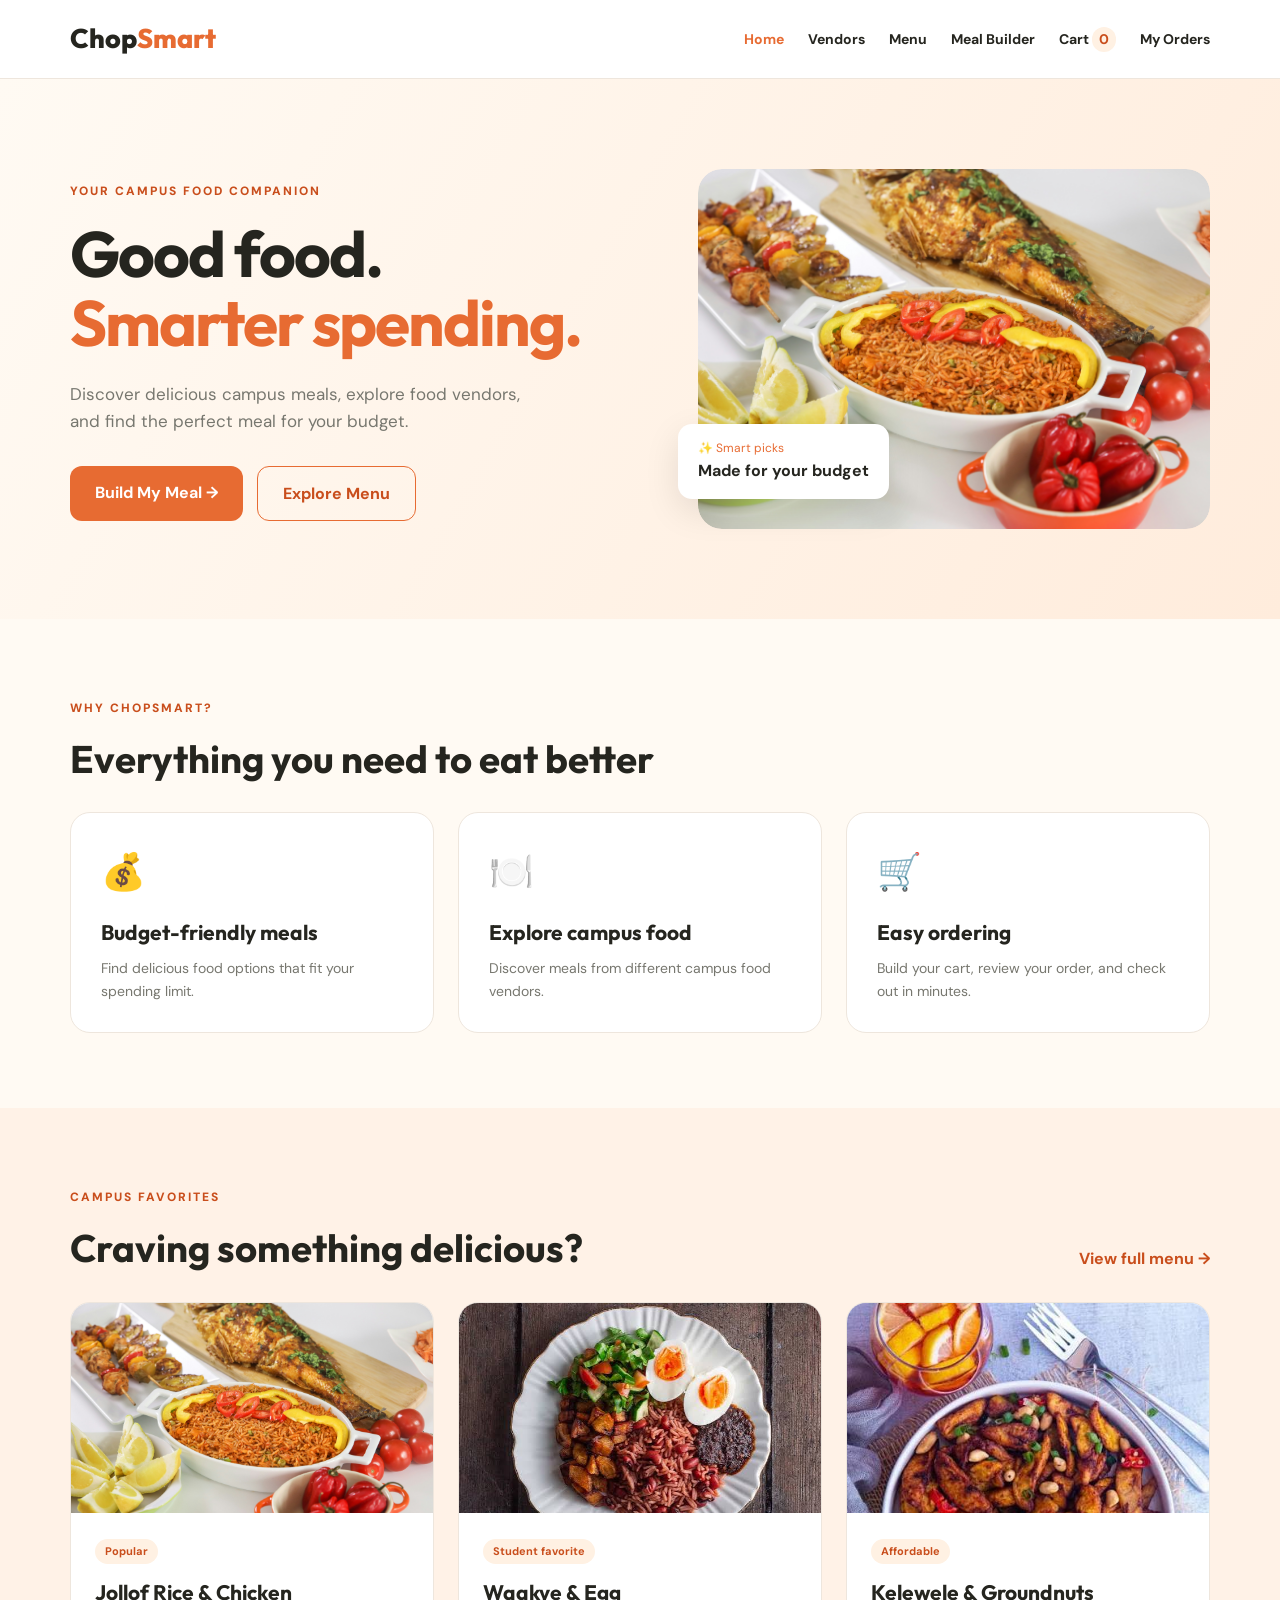
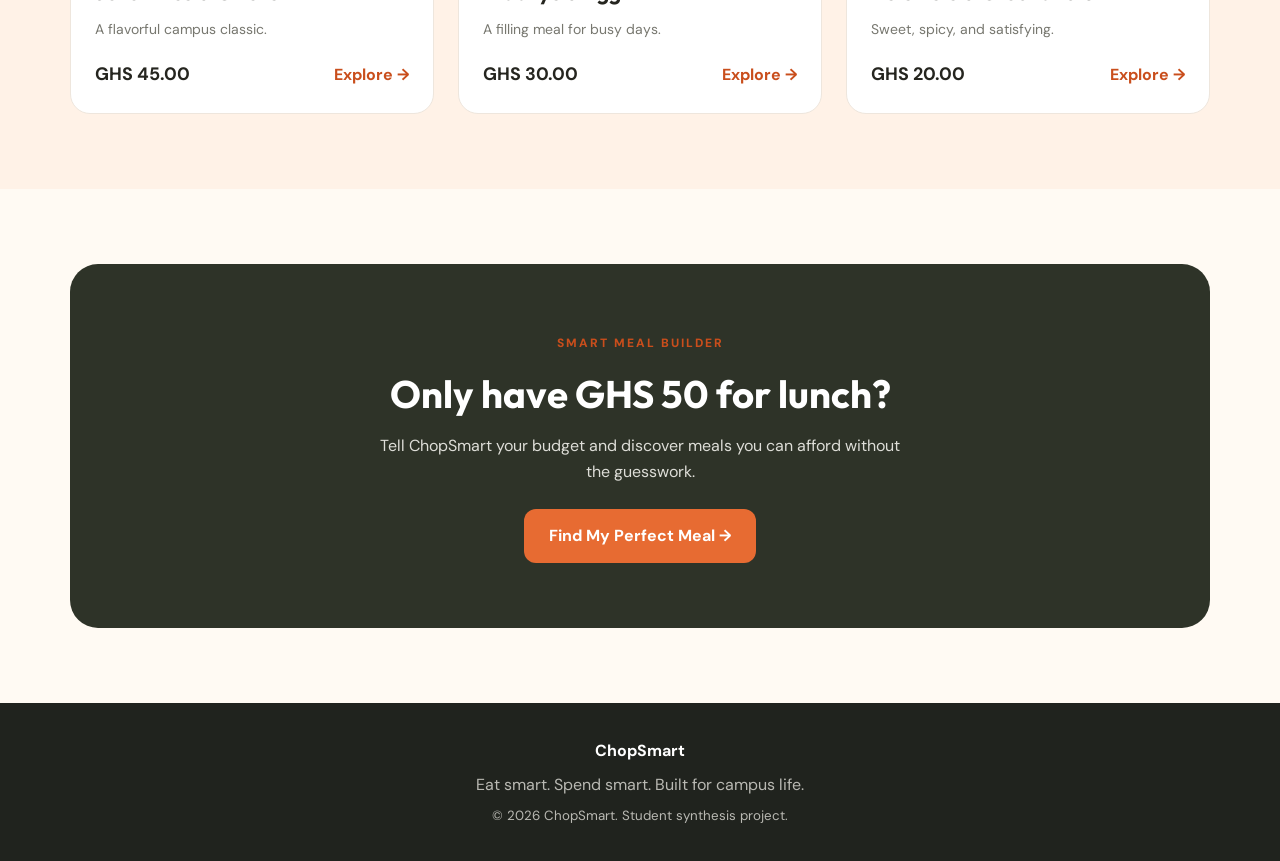
<file: index.html>
<!DOCTYPE html>
<html lang="en">
<head>
    <meta charset="UTF-8">
    <meta name="viewport" content="width=device-width, initial-scale=1.0">

    <title>ChopSmart | Eat Smart. Spend Smart.</title>

    <link rel="stylesheet" href="css/style.css">

    <script src="js/data.js" defer></script>
    <script src="js/main.js" defer></script>
</head>

<body>

    <!-- ======================================
         NAVIGATION
    ====================================== -->

    <header class="site-header">
        <nav class="navbar container" aria-label="Main navigation">

            <a href="index.html" class="logo">
                Chop<span>Smart</span>
            </a>

            <button
                class="menu-toggle"
                type="button"
                aria-label="Toggle navigation"
                aria-expanded="false"
            >
                ☰
            </button>

            <ul class="nav-links">
                <li>
                    <a href="index.html" class="active">Home</a>
                </li>
                <li>
                    <a href="vendors.html">Vendors</a>
                </li>
                <li>
                    <a href="menu.html">Menu</a>
                </li>
                <li>
                    <a href="menu-builder.html">Meal Builder</a>
                </li>
                <li>
                    <a href="cart.html">
                        Cart <span class="cart-count">0</span>
                    </a>
                </li>
                <li>
                    <a href="orders.html">My Orders</a>
                </li>
            </ul>

        </nav>
    </header>


    <main>

        <!-- ======================================
             HERO SECTION
        ====================================== -->

        <section class="hero">
            <div class="container hero-content">

                <div class="hero-text">

                    <span class="eyebrow">
                        YOUR CAMPUS FOOD COMPANION
                    </span>

                    <h1>
                        Good food.<br>
                        <span>Smarter spending.</span>
                    </h1>

                    <p>
                        Discover delicious campus meals,
                        explore food vendors, and find the
                        perfect meal for your budget.
                    </p>

                    <div class="hero-actions">

                        <a
                            href="menu-builder.html"
                            class="btn btn-primary"
                        >
                            Build My Meal →
                        </a>

                        <a
                            href="menu.html"
                            class="btn btn-outline"
                        >
                            Explore Menu
                        </a>

                    </div>
                </div>


                <!-- HERO FOOD PHOTOGRAPH -->

                <div
                    class="hero-visual"
                    aria-label="Featured Ghanaian meal"
                >

                    <div class="hero-food-photo">

                        <img
                            src="images/jollof-chicken.jpg"
                            alt="Delicious Jollof Rice and Chicken"
                            class="hero-image"
                        >

                    </div>

                    <div class="floating-label">
                        <span>✨ Smart picks</span>
                        <strong>Made for your budget</strong>
                    </div>

                </div>

            </div>
        </section>


        <!-- ======================================
             WHY CHOPSMART
        ====================================== -->

        <section class="section container">

            <div class="section-heading">
                <div>
                    <span class="eyebrow">
                        WHY CHOPSMART?
                    </span>

                    <h2>
                        Everything you need to eat better
                    </h2>
                </div>
            </div>


            <div class="feature-grid">

                <article class="feature-card">

                    <div class="feature-icon">💰</div>

                    <h3>Budget-friendly meals</h3>

                    <p>
                        Find delicious food options that
                        fit your spending limit.
                    </p>

                </article>


                <article class="feature-card">

                    <div class="feature-icon">🍽️</div>

                    <h3>Explore campus food</h3>

                    <p>
                        Discover meals from different
                        campus food vendors.
                    </p>

                </article>


                <article class="feature-card">

                    <div class="feature-icon">🛒</div>

                    <h3>Easy ordering</h3>

                    <p>
                        Build your cart, review your order,
                        and check out in minutes.
                    </p>

                </article>

            </div>

        </section>


        <!-- ======================================
             FEATURED CAMPUS MEALS
        ====================================== -->

        <section class="section section-soft">

            <div class="container">

                <div class="section-heading">

                    <div>
                        <span class="eyebrow">
                            CAMPUS FAVORITES
                        </span>

                        <h2>
                            Craving something delicious?
                        </h2>
                    </div>

                    <a href="menu.html" class="text-link">
                        View full menu →
                    </a>

                </div>


                <div class="meal-grid">

                    <!-- FEATURED MEAL 1 -->

                    <article class="meal-card">

                        <div class="meal-art">

                            <img
                                src="images/jollof-chicken.jpg"
                                alt="Jollof Rice and Chicken"
                                class="food-photo"
                                loading="lazy"
                            >

                        </div>

                        <div class="meal-details">

                            <span class="meal-tag">
                                Popular
                            </span>

                            <h3>Jollof Rice & Chicken</h3>

                            <p>
                                A flavorful campus classic.
                            </p>

                            <div class="meal-bottom">

                                <strong>GHS 45.00</strong>

                                <a
                                    href="menu.html?vendor=2"
                                    class="small-btn"
                                >
                                    Explore →
                                </a>

                            </div>

                        </div>

                    </article>


                    <!-- FEATURED MEAL 2 -->

                    <article class="meal-card">

                        <div class="meal-art">

                            <img
                                src="images/waakye.jpg"
                                alt="Waakye served with Egg"
                                class="food-photo"
                                loading="lazy"
                            >

                        </div>

                        <div class="meal-details">

                            <span class="meal-tag">
                                Student favorite
                            </span>

                            <h3>Waakye & Egg</h3>

                            <p>
                                A filling meal for busy days.
                            </p>

                            <div class="meal-bottom">

                                <strong>GHS 30.00</strong>

                                <a
                                    href="menu.html?vendor=1"
                                    class="small-btn"
                                >
                                    Explore →
                                </a>

                            </div>

                        </div>

                    </article>


                    <!-- FEATURED MEAL 3 -->

                    <article class="meal-card">

                        <div class="meal-art">

                            <img
                                src="images/kelewele.jpg"
                                alt="Spicy Kelewele and Groundnuts"
                                class="food-photo"
                                loading="lazy"
                            >

                        </div>

                        <div class="meal-details">

                            <span class="meal-tag">
                                Affordable
                            </span>

                            <h3>Kelewele & Groundnuts</h3>

                            <p>
                                Sweet, spicy, and satisfying.
                            </p>

                            <div class="meal-bottom">

                                <strong>GHS 20.00</strong>

                                <a
                                    href="menu.html?vendor=3"
                                    class="small-btn"
                                >
                                    Explore →
                                </a>

                            </div>

                        </div>

                    </article>

                </div>

            </div>

        </section>


        <!-- ======================================
             SMART MEAL BUILDER CTA
        ====================================== -->

        <section class="section container">

            <div class="cta-panel">

                <span class="eyebrow">
                    SMART MEAL BUILDER
                </span>

                <h2>
                    Only have GHS 50 for lunch?
                </h2>

                <p>
                    Tell ChopSmart your budget and discover
                    meals you can afford without the guesswork.
                </p>

                <a
                    href="menu-builder.html"
                    class="btn btn-primary"
                >
                    Find My Perfect Meal →
                </a>

            </div>

        </section>

    </main>


    <!-- ======================================
         FOOTER
    ====================================== -->

    <footer class="site-footer">

        <div class="container footer-content">

            <strong>ChopSmart</strong>

            <p>
                Eat smart. Spend smart.
                Built for campus life.
            </p>

            <small>
                © 2026 ChopSmart.
                Student synthesis project.
            </small>

        </div>

    </footer>

</body>
</html>
</file>
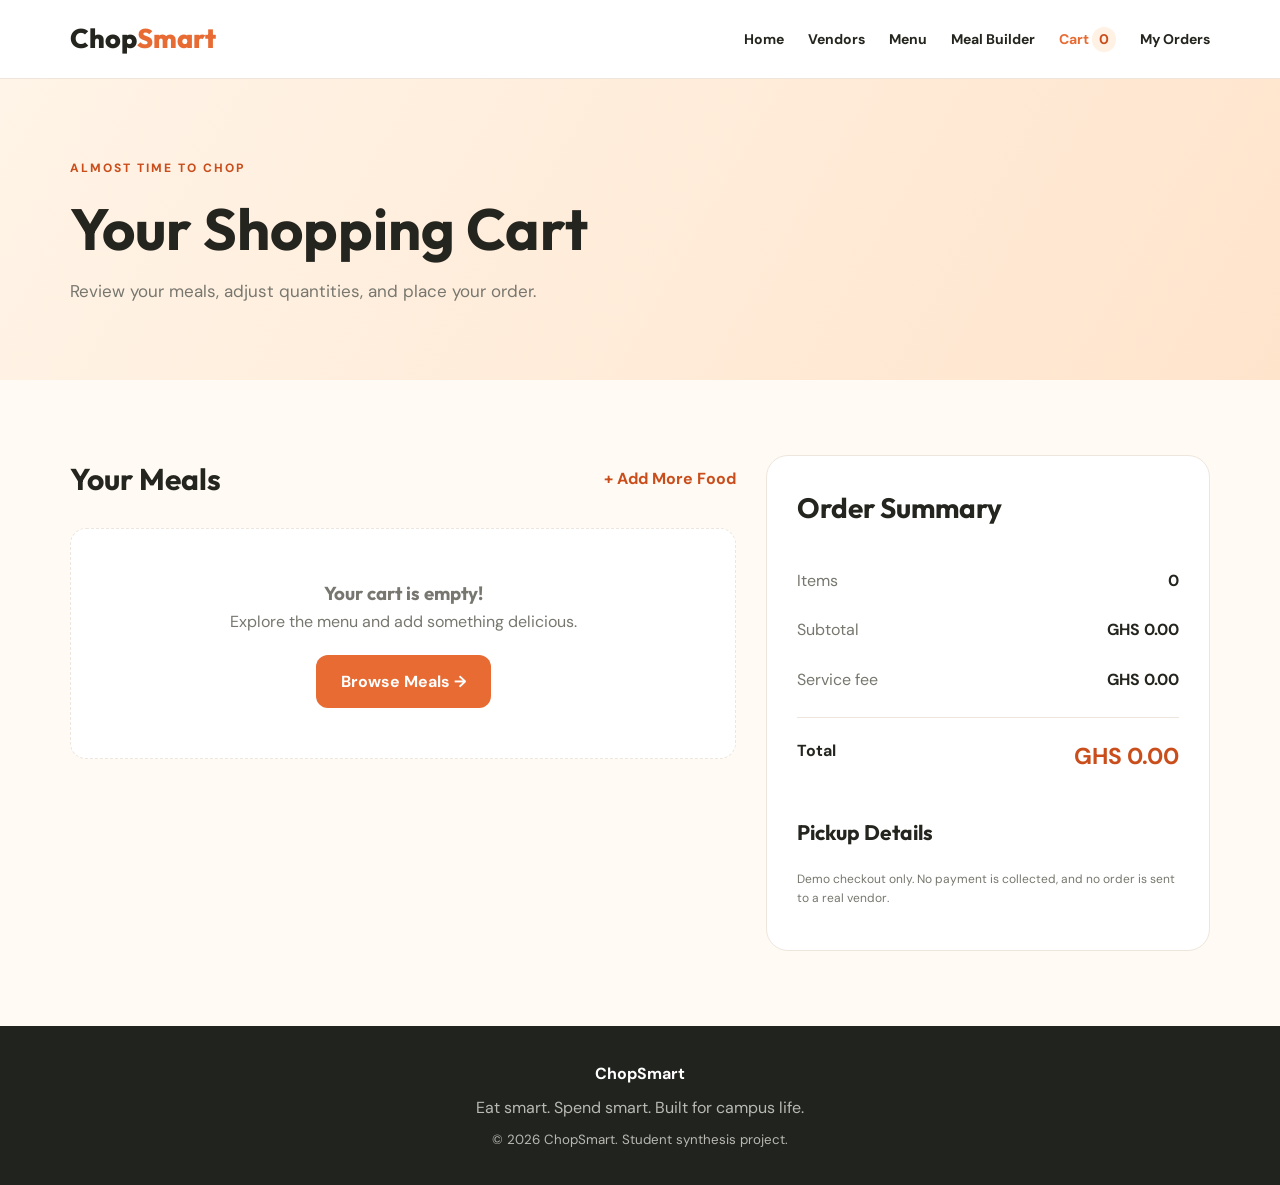
<file: cart.html>
<!DOCTYPE html>
<html lang="en">
<head>
    <meta charset="UTF-8">
    <meta name="viewport" content="width=device-width, initial-scale=1.0">
    <title>Shopping Cart | ChopSmart</title>
    <link rel="stylesheet" href="css/style.css">
    <script src="js/data.js" defer></script>
    <script src="js/main.js" defer></script>
    <script src="js/cart.js" defer></script>
</head>
<body>
    <header class="site-header">
        <nav class="navbar container" aria-label="Main navigation">
            <a href="index.html" class="logo">Chop<span>Smart</span></a>

            <button class="menu-toggle" type="button"
                    aria-label="Toggle navigation"
                    aria-expanded="false">☰</button>

            <ul class="nav-links">
                <li><a href="index.html">Home</a></li>
                <li><a href="vendors.html">Vendors</a></li>
                <li><a href="menu.html">Menu</a></li>
                <li><a href="menu-builder.html">Meal Builder</a></li>
                <li><a href="cart.html" class="active">Cart <span class="cart-count">0</span></a></li>
                <li><a href="orders.html">My Orders</a></li>
            </ul>
        </nav>
    </header>

    <main>
        <section class="page-banner">
            <div class="container">
                <span class="eyebrow">ALMOST TIME TO CHOP</span>
                <h1>Your Shopping Cart</h1>
                <p>Review your meals, adjust quantities, and place your order.</p>
            </div>
        </section>

        <section class="section container">
            <div class="cart-layout">
                <div>
                    <div class="cart-section-heading">
                        <h2>Your Meals</h2>
                        <a href="menu.html" class="text-link">+ Add More Food</a>
                    </div>

                    <div id="cart-items" class="cart-items"></div>

                    <div id="cart-empty" class="empty-state" hidden>
                        <h3>Your cart is empty!</h3>
                        <p>Explore the menu and add something delicious.</p>
                        <a href="menu.html" class="btn btn-primary">
                            Browse Meals →
                        </a>
                    </div>
                </div>

                <aside class="checkout-panel">
                    <h2>Order Summary</h2>

                    <div class="checkout-line">
                        <span>Items</span>
                        <strong id="summary-quantity">0</strong>
                    </div>

                    <div class="checkout-line">
                        <span>Subtotal</span>
                        <strong id="summary-subtotal">GHS 0.00</strong>
                    </div>

                    <div class="checkout-line">
                        <span>Service fee</span>
                        <strong>GHS 0.00</strong>
                    </div>

                    <div class="checkout-line checkout-total">
                        <span>Total</span>
                        <strong id="summary-total">GHS 0.00</strong>
                    </div>

                    <h3>Pickup Details</h3>

                    <form id="checkout-form">
                        <div class="builder-field">
                            <label for="customer-name">Full Name</label>
                            <input type="text" id="customer-name"
                                   placeholder="Enter your name"
                                   maxlength="80" required>
                        </div>

                        <div class="builder-field">
                            <label for="customer-phone">Phone Number</label>
                            <input type="tel" id="customer-phone"
                                   placeholder="e.g. 0241234567"
                                   pattern="[0-9+ ]{10,16}"
                                   required>
                        </div>

                        <div class="builder-field">
                            <label for="pickup-location">Pickup Location</label>
                            <select id="pickup-location" required>
                                <option value="">Select pickup location</option>
                                <option value="Campus Main Gate">Campus Main Gate</option>
                                <option value="Student Centre">Student Centre</option>
                                <option value="Library Entrance">Library Entrance</option>
                            </select>
                        </div>

                        <div class="builder-field">
                            <label for="order-notes">Order Notes (optional)</label>
                            <textarea id="order-notes" rows="3"
                                      maxlength="250"
                                      placeholder="Any special instructions?"></textarea>
                        </div>

                        <button type="submit" id="place-order-btn"
                                class="btn btn-primary checkout-button">
                            Place Order →
                        </button>
                    </form>

                    <p class="checkout-disclaimer">
                        Demo checkout only. No payment is collected,
                        and no order is sent to a real vendor.
                    </p>

                    <p id="checkout-message" role="status" aria-live="polite"></p>
                </aside>
            </div>
        </section>
    </main>

    <footer class="site-footer">
        <div class="container footer-content">
            <strong>ChopSmart</strong>
            <p>Eat smart. Spend smart. Built for campus life.</p>
            <small>© 2026 ChopSmart. Student synthesis project.</small>
        </div>
    </footer>
</body>
</html>
</file>
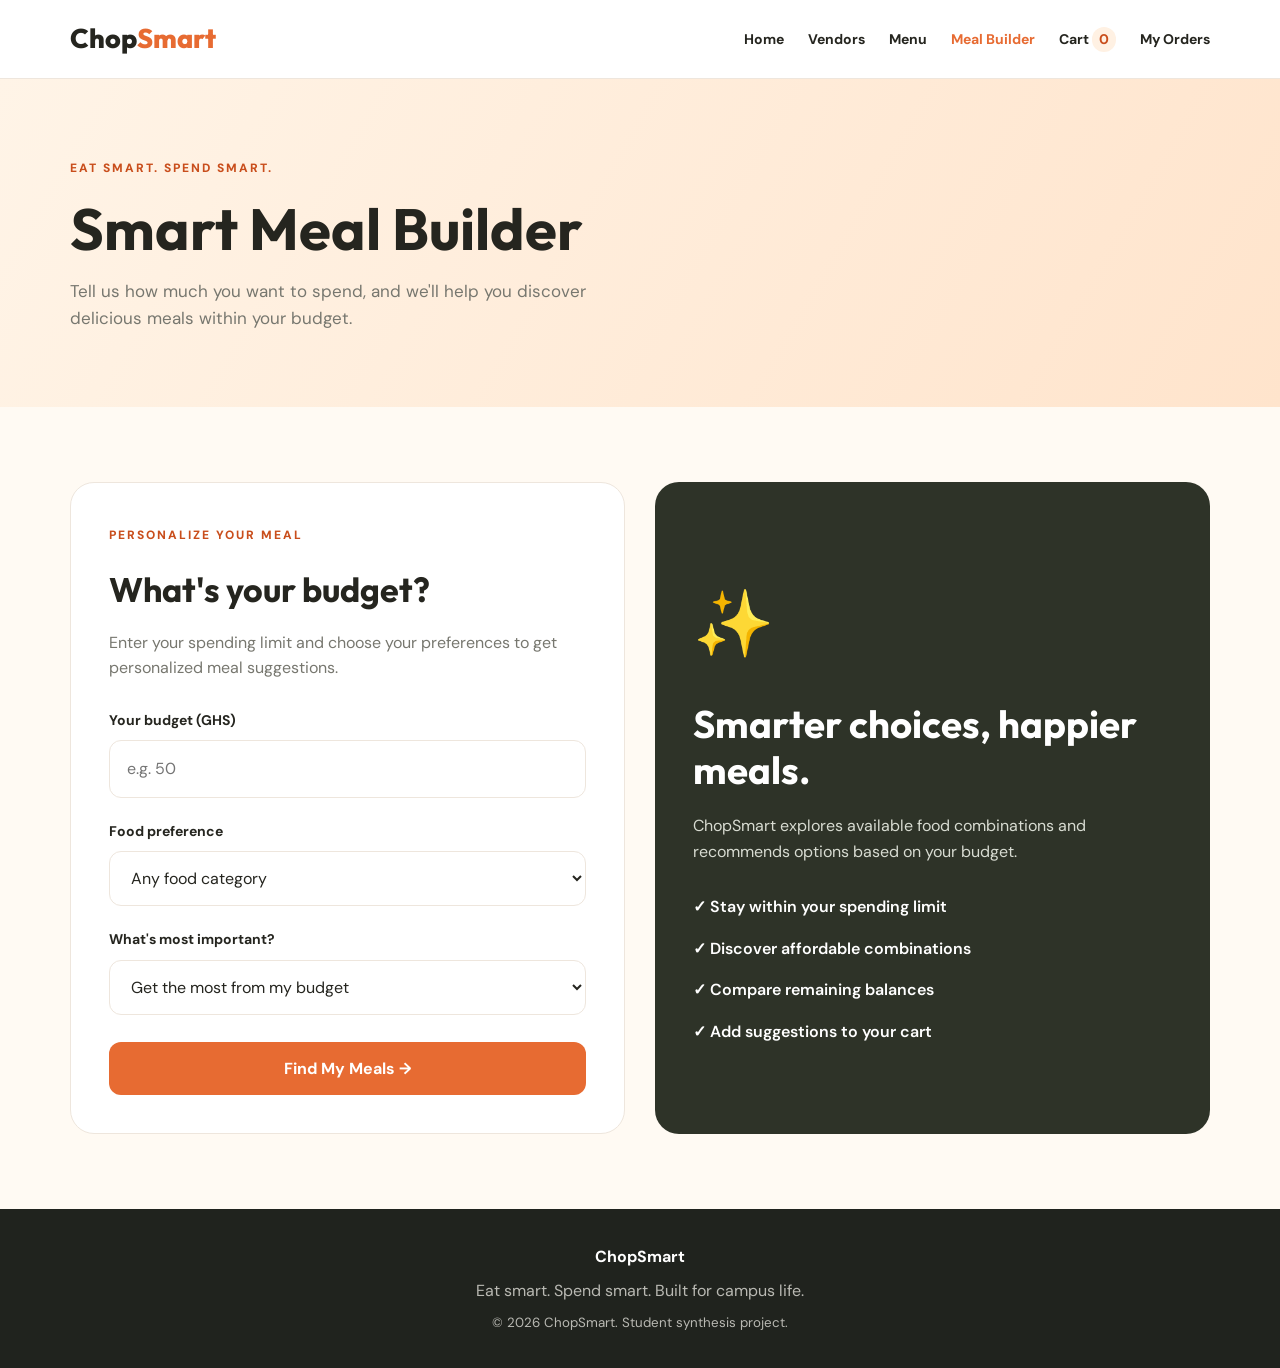
<file: menu-builder.html>
<!DOCTYPE html>
<html lang="en">
<head>
    <meta charset="UTF-8">
    <meta name="viewport" content="width=device-width, initial-scale=1.0">
    <title>Smart Meal Builder | ChopSmart</title>
    <link rel="stylesheet" href="css/style.css">
    <script src="js/data.js" defer></script>
    <script src="js/main.js" defer></script>
    <script src="js/cart.js" defer></script>
    <script src="js/meal-builder.js" defer></script>
</head>
<body>

<header class="site-header">
    <nav class="navbar container" aria-label="Main navigation">
        <a href="index.html" class="logo">Chop<span>Smart</span></a>

        <button class="menu-toggle" type="button"
                aria-label="Toggle navigation"
                aria-expanded="false">☰</button>

        <ul class="nav-links">
            <li><a href="index.html">Home</a></li>
            <li><a href="vendors.html">Vendors</a></li>
            <li><a href="menu.html">Menu</a></li>
            <li><a href="menu-builder.html" class="active">Meal Builder</a></li>
            <li><a href="cart.html">Cart <span class="cart-count">0</span></a></li>
            <li><a href="orders.html">My Orders</a></li>
        </ul>
    </nav>
</header>

<main>
    <section class="page-banner">
        <div class="container">
            <span class="eyebrow">EAT SMART. SPEND SMART.</span>
            <h1>Smart Meal Builder</h1>
            <p>
                Tell us how much you want to spend, and we'll help
                you discover delicious meals within your budget.
            </p>
        </div>
    </section>

    <section class="section container">

        <div class="builder-layout">

            <div class="builder-panel">
                <span class="eyebrow">PERSONALIZE YOUR MEAL</span>
                <h2>What's your budget?</h2>
                <p>
                    Enter your spending limit and choose your
                    preferences to get personalized meal suggestions.
                </p>

                <form id="meal-builder-form">

                    <div class="builder-field">
                        <label for="budget">Your budget (GHS)</label>
                        <input
                            type="number"
                            id="budget"
                            min="1"
                            step="0.01"
                            placeholder="e.g. 50"
                            required
                        >
                    </div>

                    <div class="builder-field">
                        <label for="builder-category">Food preference</label>
                        <select id="builder-category">
                            <option value="all">Any food category</option>
                            <option value="Local Dishes">Local Dishes</option>
                            <option value="Rice Meals">Rice Meals</option>
                            <option value="Snacks">Snacks</option>
                            <option value="Healthy Meals">Healthy Meals</option>
                        </select>
                    </div>

                    <div class="builder-field">
                        <label for="builder-priority">What's most important?</label>
                        <select id="builder-priority">
                            <option value="value">Get the most from my budget</option>
                            <option value="save">Spend as little as possible</option>
                            <option value="variety">Try different foods</option>
                        </select>
                    </div>

                    <button type="submit"
                            class="btn btn-primary builder-submit">
                        Find My Meals →
                    </button>
                </form>
            </div>

            <div class="builder-info">
                <div class="builder-info-icon">✨</div>
                <h2>Smarter choices, happier meals.</h2>
                <p>
                    ChopSmart explores available food combinations
                    and recommends options based on your budget.
                </p>

                <div class="builder-info-list">
                    <div>✓ Stay within your spending limit</div>
                    <div>✓ Discover affordable combinations</div>
                    <div>✓ Compare remaining balances</div>
                    <div>✓ Add suggestions to your cart</div>
                </div>
            </div>
        </div>

        <section id="builder-results"
                 class="builder-results"
                 aria-live="polite"
                 hidden>

            <div class="section-heading">
                <div>
                    <span class="eyebrow">YOUR PERSONALIZED PICKS</span>
                    <h2>Recommended for You</h2>
                    <p id="builder-summary"></p>
                </div>
            </div>

            <div id="recommendation-grid"
                 class="recommendation-grid">
            </div>

            <p id="builder-empty"
               class="empty-state"
               hidden>
                No meals match your budget and preference.
                Try increasing your budget or choosing another category.
            </p>
        </section>

        <p id="builder-notification"
           class="cart-notification"
           role="status"
           aria-live="polite"></p>

    </section>
</main>

<footer class="site-footer">
    <div class="container footer-content">
        <strong>ChopSmart</strong>
        <p>Eat smart. Spend smart. Built for campus life.</p>
        <small>© 2026 ChopSmart. Student synthesis project.</small>
    </div>
</footer>

</body>
</html>
</file>
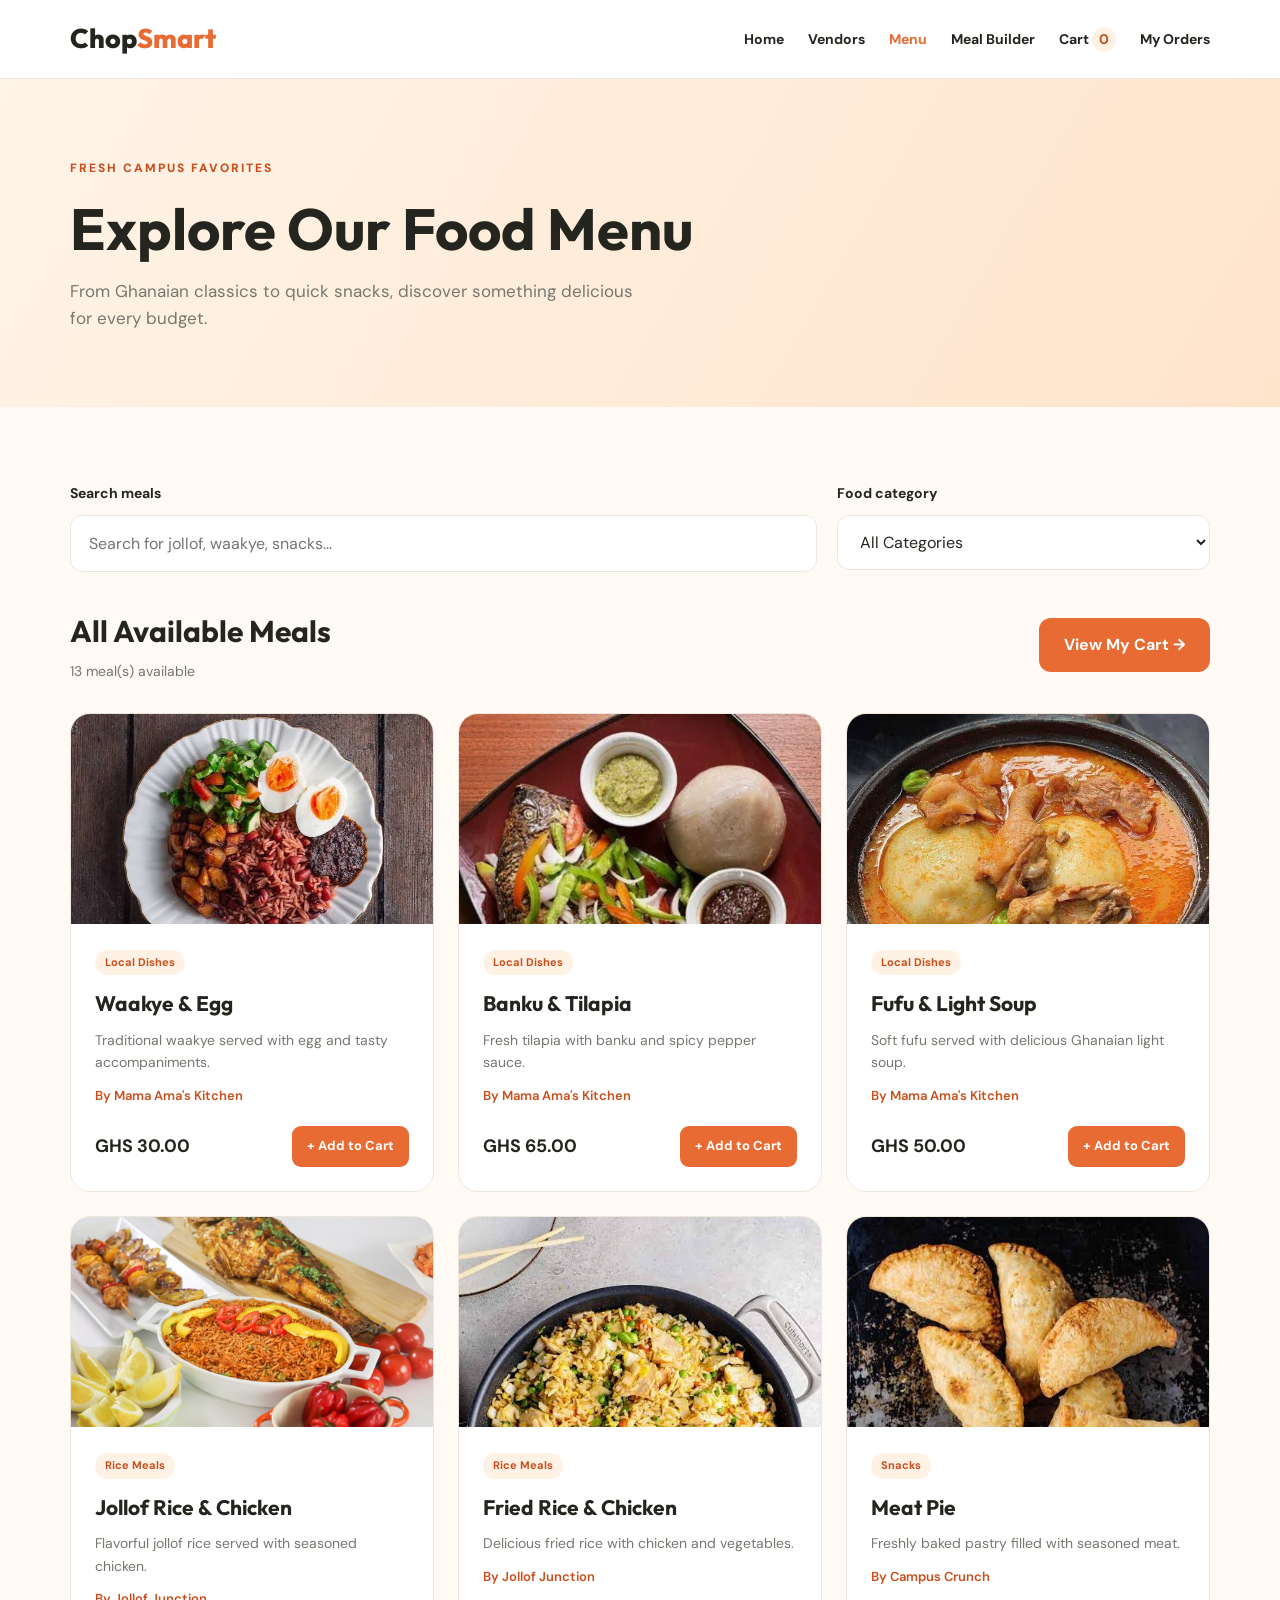
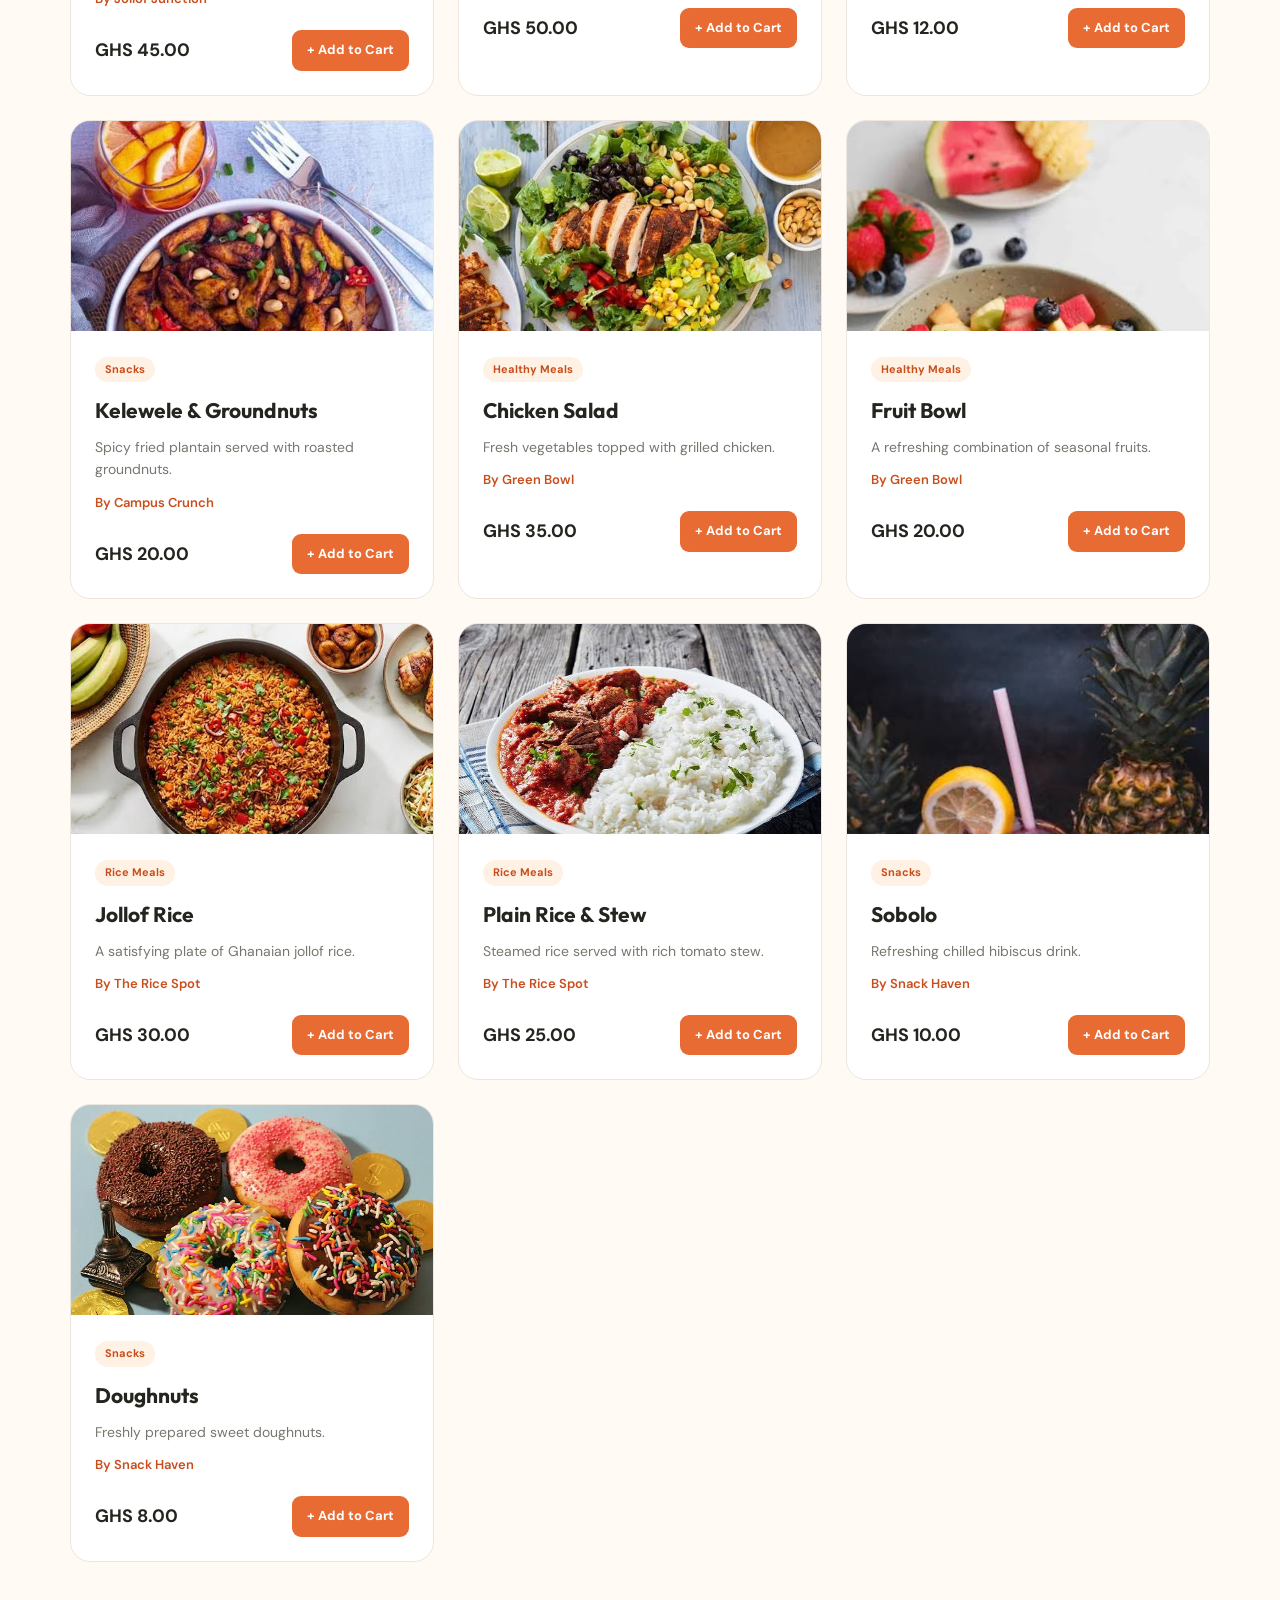
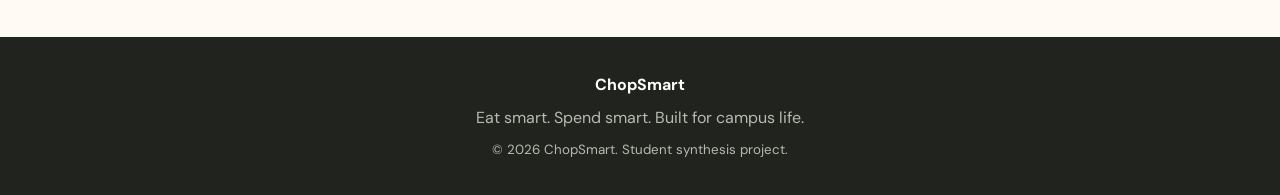
<file: menu.html>
<!DOCTYPE html>
<html lang="en">
<head>
    <meta charset="UTF-8">
    <meta name="viewport" content="width=device-width, initial-scale=1.0">
    <title>Food Menu | ChopSmart</title>
    <link rel="stylesheet" href="css/style.css">
    <script src="js/data.js" defer></script>
    <script src="js/main.js" defer></script>
    <script src="js/cart.js" defer></script>
</head>
<body>

<header class="site-header">
    <nav class="navbar container" aria-label="Main navigation">
        <a href="index.html" class="logo">Chop<span>Smart</span></a>

        <button class="menu-toggle" type="button"
                aria-label="Toggle navigation"
                aria-expanded="false">☰</button>

        <ul class="nav-links">
            <li><a href="index.html">Home</a></li>
            <li><a href="vendors.html">Vendors</a></li>
            <li><a href="menu.html" class="active">Menu</a></li>
            <li><a href="menu-builder.html">Meal Builder</a></li>
            <li><a href="cart.html">Cart <span class="cart-count">0</span></a></li>
            <li><a href="orders.html">My Orders</a></li>
        </ul>
    </nav>
</header>

<main>
    <section class="page-banner">
        <div class="container">
            <span class="eyebrow">FRESH CAMPUS FAVORITES</span>
            <h1>Explore Our Food Menu</h1>
            <p>
                From Ghanaian classics to quick snacks,
                discover something delicious for every budget.
            </p>
        </div>
    </section>

    <section class="section container">

        <div class="vendor-toolbar">
            <div class="search-wrapper">
                <label for="meal-search">Search meals</label>
                <input
                    type="search"
                    id="meal-search"
                    placeholder="Search for jollof, waakye, snacks..."
                >
            </div>

            <div class="filter-wrapper">
                <label for="meal-category">Food category</label>
                <select id="meal-category">
                    <option value="all">All Categories</option>
                    <option value="Local Dishes">Local Dishes</option>
                    <option value="Rice Meals">Rice Meals</option>
                    <option value="Snacks">Snacks</option>
                    <option value="Healthy Meals">Healthy Meals</option>
                </select>
            </div>
        </div>

        <div class="menu-heading">
            <div>
                <h2 id="menu-title">All Available Meals</h2>
                <p id="meal-count" aria-live="polite"></p>
            </div>

            <a href="cart.html" class="btn btn-primary">
                View My Cart →
            </a>
        </div>

        <div id="menu-grid" class="meal-grid">
            <!-- JavaScript generates the meals here -->
        </div>

        <p id="menu-empty" class="empty-state" hidden>
            No meals match your search. Try another category or search term.
        </p>

        <p id="cart-notification"
           class="cart-notification"
           role="status"
           aria-live="polite"></p>

    </section>
</main>

<footer class="site-footer">
    <div class="container footer-content">
        <strong>ChopSmart</strong>
        <p>Eat smart. Spend smart. Built for campus life.</p>
        <small>© 2026 ChopSmart. Student synthesis project.</small>
    </div>
</footer>

</body>
</html>
</file>
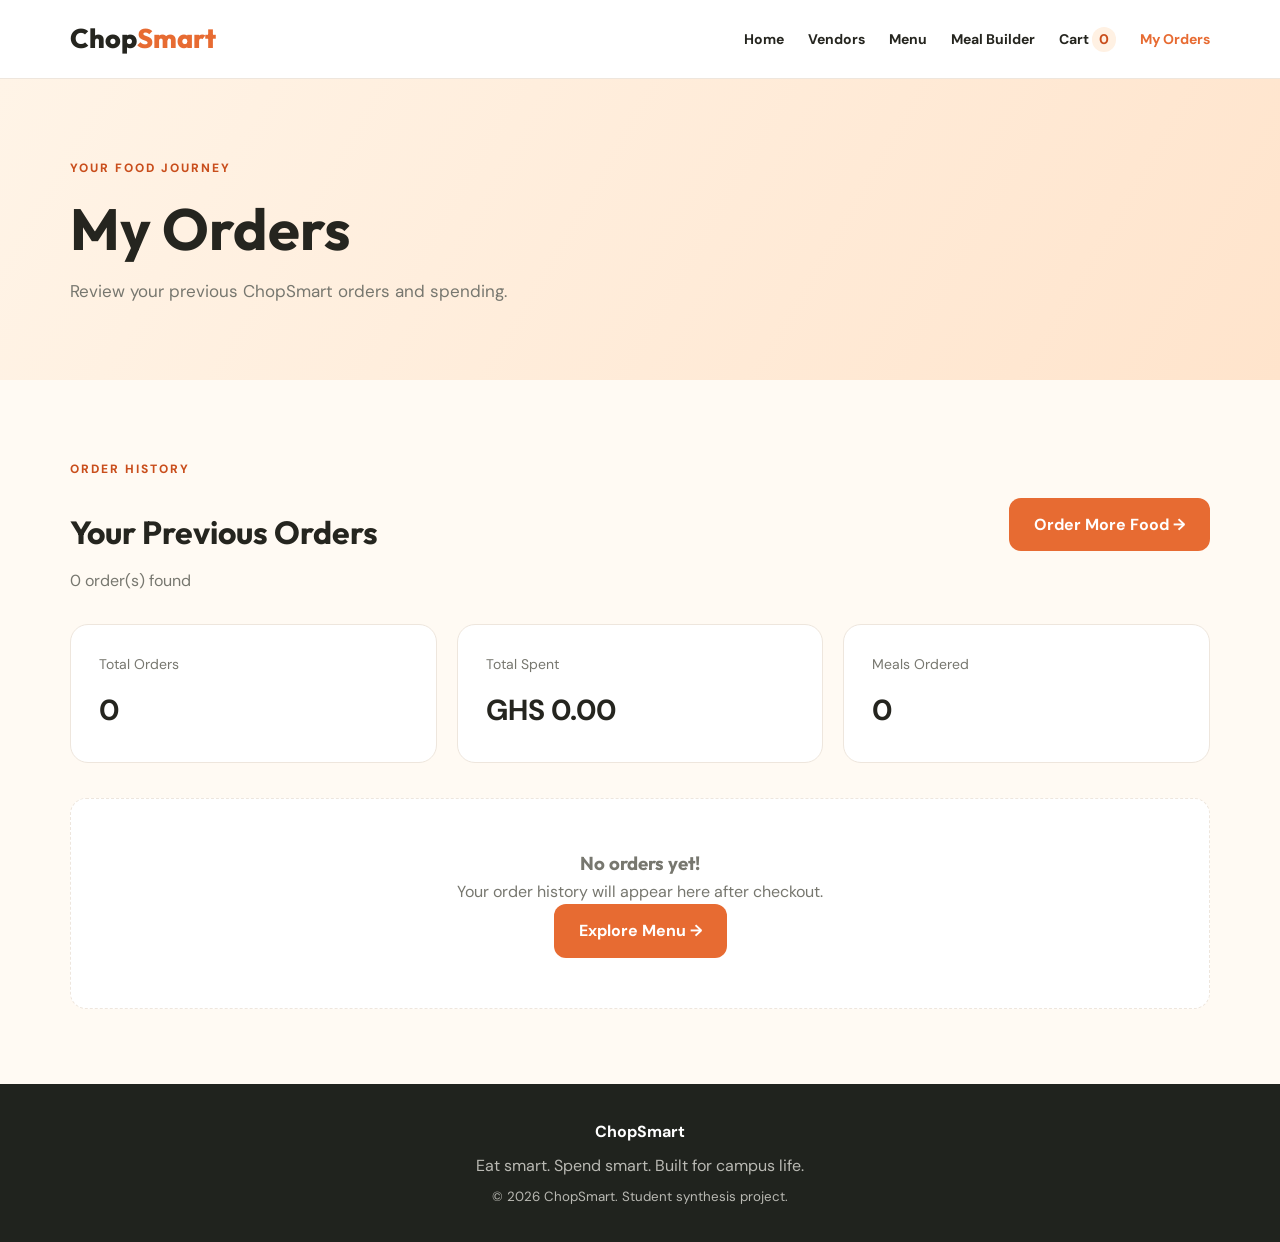
<file: orders.html>
<!DOCTYPE html>
<html lang="en">
<head>
    <meta charset="UTF-8">
    <meta name="viewport" content="width=device-width, initial-scale=1.0">
    <title>My Orders | ChopSmart</title>
    <link rel="stylesheet" href="css/style.css">

    <script src="js/data.js" defer></script>
    <script src="js/main.js" defer></script>
    <script src="js/cart.js" defer></script>
    <script src="js/orders.js" defer></script>
</head>
<body>

<header class="site-header">
    <nav class="navbar container" aria-label="Main navigation">
        <a href="index.html" class="logo">Chop<span>Smart</span></a>

        <button class="menu-toggle" type="button"
                aria-label="Toggle navigation"
                aria-expanded="false">☰</button>

        <ul class="nav-links">
            <li><a href="index.html">Home</a></li>
            <li><a href="vendors.html">Vendors</a></li>
            <li><a href="menu.html">Menu</a></li>
            <li><a href="menu-builder.html">Meal Builder</a></li>
            <li><a href="cart.html">Cart <span class="cart-count">0</span></a></li>
            <li><a href="orders.html" class="active">My Orders</a></li>
        </ul>
    </nav>
</header>

<main>
    <section class="page-banner">
        <div class="container">
            <span class="eyebrow">YOUR FOOD JOURNEY</span>
            <h1>My Orders</h1>
            <p>Review your previous ChopSmart orders and spending.</p>
        </div>
    </section>

    <section class="section container">

        <div class="orders-heading">
            <div>
                <span class="eyebrow">ORDER HISTORY</span>
                <h2>Your Previous Orders</h2>
                <p id="orders-count">Loading orders...</p>
            </div>

            <a href="menu.html" class="btn btn-primary">
                Order More Food →
            </a>
        </div>

        <div class="orders-stats">
            <div class="orders-stat-card">
                <span>Total Orders</span>
                <strong id="total-orders">0</strong>
            </div>

            <div class="orders-stat-card">
                <span>Total Spent</span>
                <strong id="total-spent">GHS 0.00</strong>
            </div>

            <div class="orders-stat-card">
                <span>Meals Ordered</span>
                <strong id="total-meals">0</strong>
            </div>
        </div>

        <div id="orders-list" class="orders-list"></div>

        <div id="orders-empty" class="empty-state" hidden>
            <h3>No orders yet!</h3>
            <p>Your order history will appear here after checkout.</p>
            <a href="menu.html" class="btn btn-primary">
                Explore Menu →
            </a>
        </div>

    </section>
</main>

<footer class="site-footer">
    <div class="container footer-content">
        <strong>ChopSmart</strong>
        <p>Eat smart. Spend smart. Built for campus life.</p>
        <small>© 2026 ChopSmart. Student synthesis project.</small>
    </div>
</footer>

</body>
</html>
</file>
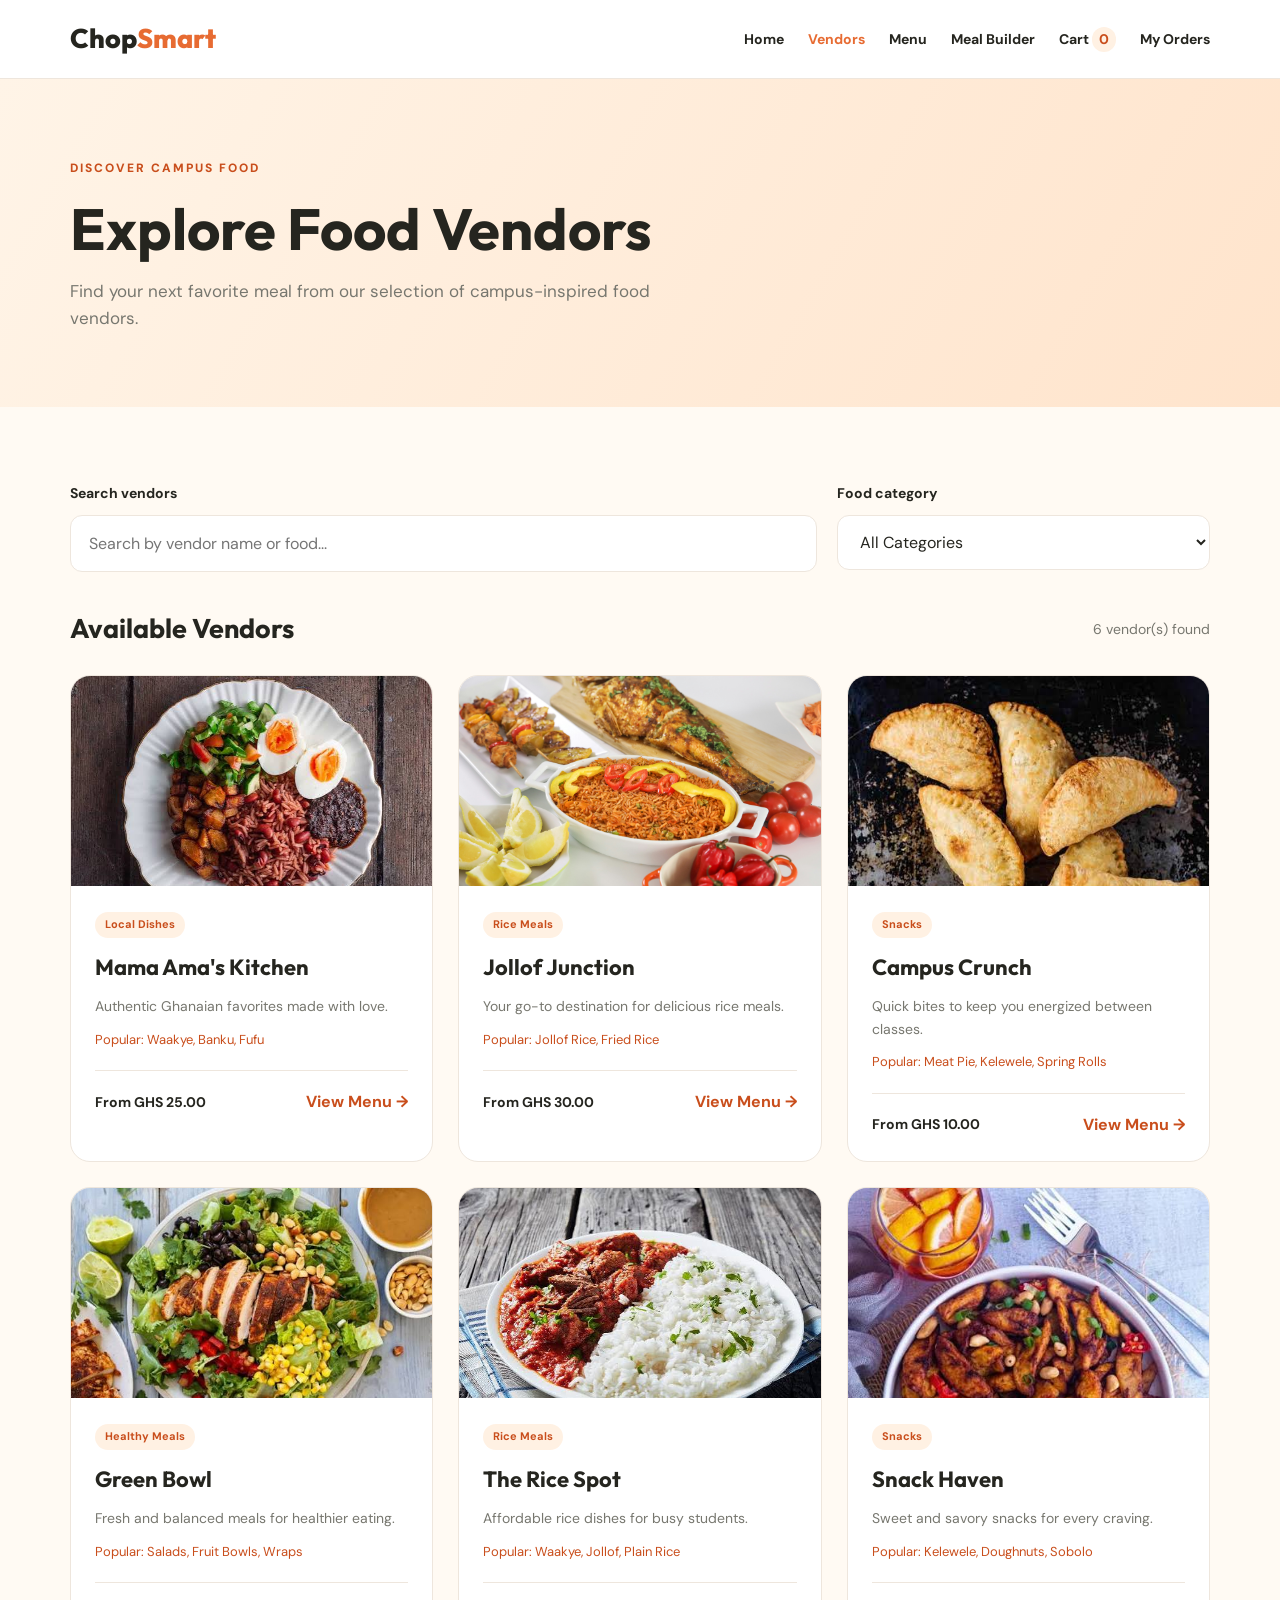
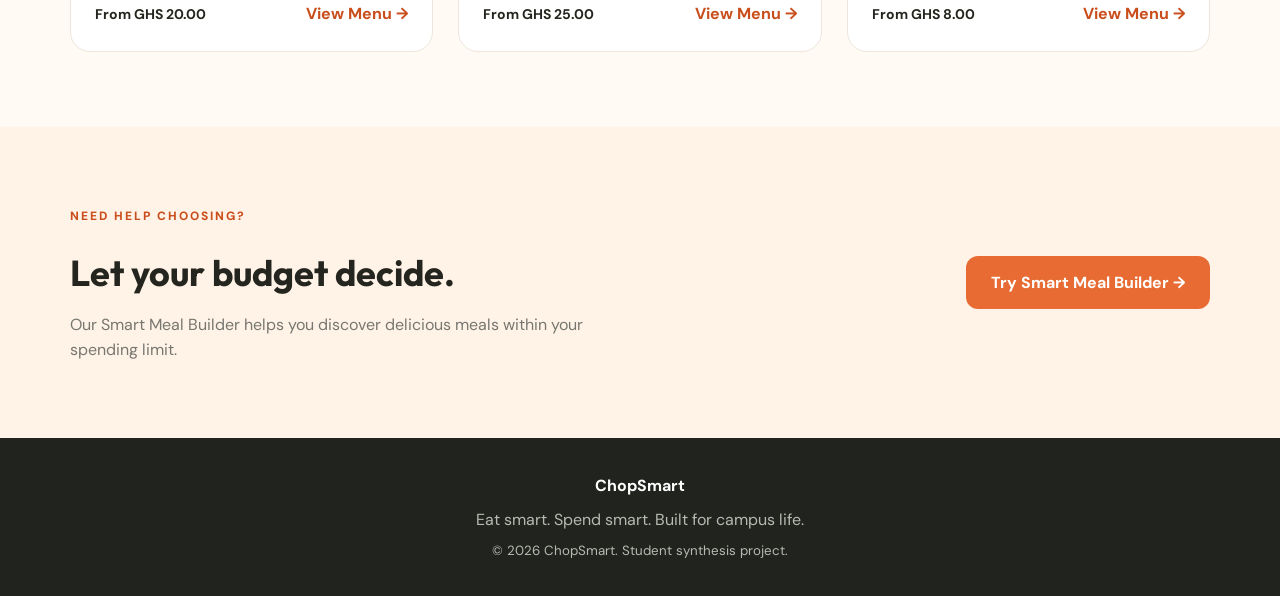
<file: vendors.html>
<!DOCTYPE html>
<html lang="en">
<head>
    <meta charset="UTF-8">
    <meta name="viewport" content="width=device-width, initial-scale=1.0">
    <title>Explore Vendors | ChopSmart</title>
    <link rel="stylesheet" href="css/style.css">
    <script src="js/data.js" defer></script>
    <script src="js/main.js" defer></script>
</head>
<body>

    <header class="site-header">
        <nav class="navbar container" aria-label="Main navigation">
            <a href="index.html" class="logo">Chop<span>Smart</span></a>

            <button class="menu-toggle" type="button"
                    aria-label="Toggle navigation"
                    aria-expanded="false">☰</button>

            <ul class="nav-links">
                <li><a href="index.html">Home</a></li>
                <li><a href="vendors.html" class="active">Vendors</a></li>
                <li><a href="menu.html">Menu</a></li>
                <li><a href="menu-builder.html">Meal Builder</a></li>
                <li><a href="cart.html">Cart <span class="cart-count">0</span></a></li>
                <li><a href="orders.html">My Orders</a></li>
            </ul>
        </nav>
    </header>

    <main>
        <section class="page-banner">
            <div class="container">
                <span class="eyebrow">DISCOVER CAMPUS FOOD</span>
                <h1>Explore Food Vendors</h1>
                <p>
                    Find your next favorite meal from our selection
                    of campus-inspired food vendors.
                </p>
            </div>
        </section>

        <section class="section container">

            <div class="vendor-toolbar">
                <div class="search-wrapper">
                    <label for="vendor-search">Search vendors</label>
                    <input
                        type="search"
                        id="vendor-search"
                        placeholder="Search by vendor name or food..."
                    >
                </div>

                <div class="filter-wrapper">
                    <label for="vendor-category">Food category</label>
                    <select id="vendor-category">
                        <option value="all">All Categories</option>
                        <option value="Local Dishes">Local Dishes</option>
                        <option value="Rice Meals">Rice Meals</option>
                        <option value="Snacks">Snacks</option>
                        <option value="Healthy Meals">Healthy Meals</option>
                    </select>
                </div>
            </div>

            <div class="vendor-results">
                <h2>Available Vendors</h2>
                <p id="vendor-count" aria-live="polite"></p>
            </div>

            <div id="vendor-grid" class="vendor-grid">
                <!-- JavaScript will display vendor cards here -->
            </div>

            <p id="vendor-empty" class="empty-state" hidden>
                No vendors match your search. Try another name or category.
            </p>

        </section>

        <section class="section section-soft">
            <div class="container vendor-cta">
                <div>
                    <span class="eyebrow">NEED HELP CHOOSING?</span>
                    <h2>Let your budget decide.</h2>
                    <p>
                        Our Smart Meal Builder helps you discover
                        delicious meals within your spending limit.
                    </p>
                </div>

                <a href="menu-builder.html" class="btn btn-primary">
                    Try Smart Meal Builder →
                </a>
            </div>
        </section>
    </main>

    <footer class="site-footer">
        <div class="container footer-content">
            <strong>ChopSmart</strong>
            <p>Eat smart. Spend smart. Built for campus life.</p>
            <small>© 2026 ChopSmart. Student synthesis project.</small>
        </div>
    </footer>

</body>
</html>
</file>
<file: css/style.css>
@import url('https://fonts.googleapis.com/css2?family=DM+Sans:wght@400;500;600;700&family=Outfit:wght@400;500;600;700;800&display=swap');

:root {
    --primary: #e76b32;
    --primary-dark: #c94e1c;
    --dark: #25251f;
    --muted: #77776f;
    --cream: #fffaf3;
    --soft: #fff1e3;
    --white: #ffffff;
    --border: #eee6dd;
}

* {
    margin: 0;
    padding: 0;
    box-sizing: border-box;
}

body {
    font-family: 'DM Sans', sans-serif;
    color: var(--dark);
    background: var(--cream);
    line-height: 1.6;
}

h1, h2, h3, .logo {
    font-family: 'Outfit', sans-serif;
}

a {
    text-decoration: none;
    color: inherit;
}

button {
    font: inherit;
    cursor: pointer;
}

.container {
    width: min(1140px, 90%);
    margin: auto;
}

.site-header {
    background: var(--white);
    border-bottom: 1px solid var(--border);
    position: sticky;
    top: 0;
    z-index: 100;
}

.navbar {
    min-height: 78px;
    display: flex;
    justify-content: space-between;
    align-items: center;
    gap: 20px;
}

.logo {
    font-size: 27px;
    font-weight: 800;
}

.logo span,
.hero h1 span {
    color: var(--primary);
}

.nav-links {
    display: flex;
    align-items: center;
    gap: 24px;
    list-style: none;
}

.nav-links a {
    font-size: 14px;
    font-weight: 700;
    transition: color .2s;
}

.nav-links a:hover,
.nav-links a.active {
    color: var(--primary);
}

.cart-count {
    display: inline-block;
    background: var(--soft);
    color: var(--primary-dark);
    padding: 1px 7px;
    border-radius: 20px;
}

.menu-toggle {
    display: none;
    background: transparent;
    border: none;
    font-size: 28px;
}

.hero {
    padding: 90px 0;
    background: linear-gradient(120deg, #fffaf3, #ffecdc);
}

.hero-content {
    display: grid;
    grid-template-columns: 1.1fr 1fr;
    align-items: center;
    gap: 65px;
}

.eyebrow {
    display: inline-block;
    color: var(--primary-dark);
    font-size: 12px;
    font-weight: 800;
    letter-spacing: 2px;
    margin-bottom: 18px;
}

.hero h1 {
    font-size: clamp(42px, 5vw, 72px);
    line-height: 1.08;
    letter-spacing: -2px;
    margin-bottom: 24px;
}

.hero p {
    color: var(--muted);
    max-width: 480px;
    font-size: 17px;
    margin-bottom: 30px;
}

.hero-actions {
    display: flex;
    gap: 14px;
    flex-wrap: wrap;
}

.btn {
    display: inline-block;
    padding: 14px 25px;
    border-radius: 12px;
    font-weight: 700;
    transition: transform .2s, background .2s;
}

.btn:hover {
    transform: translateY(-3px);
}

.btn-primary {
    background: var(--primary);
    color: white;
}

.btn-primary:hover {
    background: var(--primary-dark);
}

.btn-outline {
    border: 1px solid var(--primary);
    color: var(--primary-dark);
}

.hero-visual {
    min-height: 360px;
    background: radial-gradient(circle, #ffd4ac, #f9a36c);
    border-radius: 38px;
    display: grid;
    place-items: center;
    position: relative;
}

.food-illustration {
    font-size: 165px;
    filter: drop-shadow(0 18px 12px rgba(0,0,0,.15));
}

.floating-label {
    position: absolute;
    left: -20px;
    bottom: 30px;
    background: white;
    border-radius: 14px;
    padding: 15px 20px;
    box-shadow: 0 12px 35px rgba(0,0,0,.1);
    display: grid;
}

.floating-label span {
    color: var(--primary);
    font-size: 12px;
}

.section {
    padding-top: 75px;
    padding-bottom: 75px;
}

.section-soft {
    background: #fff2e7;
}

.section-heading {
    display: flex;
    justify-content: space-between;
    align-items: end;
    gap: 20px;
    margin-bottom: 30px;
}

.section-heading h2,
.cta-panel h2 {
    font-size: clamp(28px, 3vw, 40px);
    line-height: 1.2;
}

.feature-grid,
.meal-grid {
    display: grid;
    grid-template-columns: repeat(3, 1fr);
    gap: 24px;
}

.feature-card,
.meal-card {
    background: white;
    border: 1px solid var(--border);
    border-radius: 20px;
    overflow: hidden;
}

.feature-card {
    padding: 30px;
}

.feature-icon {
    font-size: 36px;
    margin-bottom: 15px;
}

.feature-card h3,
.meal-card h3 {
    font-size: 21px;
    margin-bottom: 8px;
}

.feature-card p,
.meal-card p {
    color: var(--muted);
    font-size: 14px;
}

.meal-art {
    height: 190px;
    display: grid;
    place-items: center;
    font-size: 85px;
    background: linear-gradient(135deg, #ffdbb7, #ffc38d);
}

.meal-details {
    padding: 24px;
}

.meal-tag {
    display: inline-block;
    background: var(--soft);
    color: var(--primary-dark);
    padding: 4px 10px;
    border-radius: 20px;
    font-size: 11px;
    font-weight: 700;
    margin-bottom: 12px;
}

.meal-bottom {
    display: flex;
    justify-content: space-between;
    align-items: center;
    gap: 10px;
    margin-top: 20px;
}

.meal-bottom strong {
    font-size: 18px;
}

.small-btn,
.text-link {
    color: var(--primary-dark);
    font-weight: 700;
}

.cta-panel {
    background: #2e3328;
    color: white;
    border-radius: 28px;
    padding: 65px;
    text-align: center;
}

.cta-panel h2 {
    margin-bottom: 16px;
}

.cta-panel p {
    max-width: 540px;
    margin: 0 auto 25px;
    color: #deded8;
}

.site-footer {
    background: #20231e;
    color: white;
    padding: 35px 0;
}

.footer-content {
    display: flex;
    flex-direction: column;
    align-items: center;
    gap: 8px;
    text-align: center;
}

.footer-content p,
.footer-content small {
    color: #b9b9b3;
}

/* Tablet layouts */
@media (max-width: 900px) {
    .hero-content {
        gap: 30px;
    }

    .nav-links {
        gap: 12px;
    }

    .feature-grid,
    .meal-grid {
        grid-template-columns: repeat(2, 1fr);
    }
}

/* Mobile layouts */
@media (max-width: 700px) {
    .navbar {
        min-height: 68px;
        flex-wrap: wrap;
    }

    .menu-toggle {
        display: block;
    }

    .nav-links {
        display: none;
        width: 100%;
        flex-direction: column;
        align-items: stretch;
        padding: 15px 0 22px;
        gap: 0;
    }

    .nav-links.open {
        display: flex;
    }

    .nav-links a {
        display: block;
        padding: 12px 0;
    }

    .hero {
        padding: 55px 0;
    }

    .hero-content {
        grid-template-columns: 1fr;
    }

    .hero-visual {
        min-height: 270px;
    }

    .food-illustration {
        font-size: 120px;
    }

    .floating-label {
        left: 10px;
        bottom: 10px;
    }

    .feature-grid,
    .meal-grid {
        grid-template-columns: 1fr;
    }

    .section {
        padding-top: 50px;
        padding-bottom: 50px;
    }

    .section-heading {
        align-items: start;
        flex-direction: column;
    }

    .cta-panel {
        padding: 40px 22px;
    }
}


/* ======================================
   VENDOR DIRECTORY
====================================== */

.page-banner {
    background: linear-gradient(120deg, #fff4e7, #ffe4cc);
    padding: 75px 0;
}

.page-banner h1 {
    font-size: clamp(36px, 5vw, 58px);
    line-height: 1.15;
    margin-bottom: 15px;
}

.page-banner p {
    max-width: 580px;
    color: var(--muted);
    font-size: 17px;
}

.vendor-toolbar {
    display: grid;
    grid-template-columns: 2fr 1fr;
    gap: 20px;
    margin-bottom: 35px;
}

.search-wrapper,
.filter-wrapper {
    display: flex;
    flex-direction: column;
    gap: 10px;
}

.search-wrapper label,
.filter-wrapper label {
    font-weight: 700;
    font-size: 14px;
}

.search-wrapper input,
.filter-wrapper select {
    width: 100%;
    padding: 15px 18px;
    border: 1px solid var(--border);
    border-radius: 12px;
    background: white;
    color: var(--dark);
    font: inherit;
    outline: none;
}

.search-wrapper input:focus,
.filter-wrapper select:focus {
    border-color: var(--primary);
    box-shadow: 0 0 0 3px rgba(231, 107, 50, .12);
}

.vendor-results {
    display: flex;
    align-items: center;
    justify-content: space-between;
    gap: 15px;
    margin-bottom: 25px;
}

.vendor-results h2 {
    font-size: 27px;
}

.vendor-results p {
    color: var(--muted);
    font-size: 14px;
}

.vendor-grid {
    display: grid;
    grid-template-columns: repeat(3, minmax(0, 1fr));
    gap: 25px;
}

.vendor-card {
    background: white;
    border: 1px solid var(--border);
    border-radius: 20px;
    overflow: hidden;
    transition: transform .2s, box-shadow .2s;
}

.vendor-card:hover {
    transform: translateY(-5px);
    box-shadow: 0 15px 35px rgba(0, 0, 0, .07);
}

.vendor-image {
    min-height: 175px;
    display: grid;
    place-items: center;
    font-size: 85px;
}

.vendor-details {
    padding: 24px;
}

.vendor-details h3 {
    font-size: 22px;
    margin-bottom: 10px;
}

.vendor-details > p {
    color: var(--muted);
    font-size: 14px;
    margin-bottom: 12px;
}

.vendor-popular {
    font-size: 13px !important;
    color: var(--primary-dark) !important;
}

.vendor-bottom {
    display: flex;
    justify-content: space-between;
    align-items: center;
    gap: 10px;
    border-top: 1px solid var(--border);
    padding-top: 18px;
    margin-top: 20px;
}

.vendor-bottom strong {
    font-size: 14px;
}

.empty-state {
    padding: 50px 20px;
    text-align: center;
    color: var(--muted);
    background: white;
    border: 1px dashed var(--border);
    border-radius: 16px;
}

.empty-state[hidden] {
    display: none;
}

.vendor-cta {
    display: flex;
    align-items: center;
    justify-content: space-between;
    gap: 30px;
}

.vendor-cta h2 {
    font-size: 36px;
    margin-bottom: 10px;
}

.vendor-cta p {
    max-width: 520px;
    color: var(--muted);
}

@media (max-width: 900px) {
    .vendor-grid {
        grid-template-columns: repeat(2, minmax(0, 1fr));
    }
}

@media (max-width: 700px) {
    .page-banner {
        padding: 50px 0;
    }

    .vendor-toolbar,
    .vendor-grid {
        grid-template-columns: 1fr;
    }

    .vendor-results {
        align-items: flex-start;
        flex-direction: column;
    }

    .vendor-cta {
        align-items: flex-start;
        flex-direction: column;
    }

    .vendor-cta h2 {
        font-size: 29px;
    }
}


/* ======================================
   FOOD MENU PAGE
====================================== */

.menu-heading {
    display: flex;
    justify-content: space-between;
    align-items: center;
    gap: 20px;
    margin-bottom: 30px;
}

.menu-heading h2 {
    font-size: 30px;
    margin-bottom: 5px;
}

.menu-heading p {
    color: var(--muted);
    font-size: 14px;
}

.meal-vendor {
    margin-top: 12px;
    font-size: 13px !important;
    color: var(--primary-dark) !important;
    font-weight: 600;
}

.add-cart-btn {
    background: var(--primary);
    color: white;
    border: none;
    padding: 10px 15px;
    border-radius: 9px;
    font-size: 13px;
    font-weight: 700;
    transition: background .2s;
}

.add-cart-btn:hover {
    background: var(--primary-dark);
}

.cart-notification {
    position: fixed;
    bottom: 25px;
    right: 25px;
    z-index: 200;
    background: #2e3328;
    color: white;
    padding: 14px 22px;
    border-radius: 12px;
    box-shadow: 0 10px 30px rgba(0,0,0,.15);
    display: none;
    max-width: min(350px, 90vw);
}

.cart-notification.visible {
    display: block;
}

@media (max-width: 700px) {
    .menu-heading {
        flex-direction: column;
        align-items: flex-start;
    }

    .menu-heading h2 {
        font-size: 25px;
    }

    .cart-notification {
        right: 5%;
        bottom: 15px;
    }
}


/* ======================================
   SMART MEAL BUILDER
====================================== */

.builder-layout {
    display: grid;
    grid-template-columns: 1fr 1fr;
    gap: 30px;
    align-items: stretch;
}

.builder-panel,
.builder-info {
    border-radius: 24px;
    padding: 38px;
}

.builder-panel {
    background: white;
    border: 1px solid var(--border);
}

.builder-panel h2 {
    font-size: 34px;
    margin-bottom: 12px;
}

.builder-panel > p {
    color: var(--muted);
    margin-bottom: 28px;
}

.builder-field {
    display: flex;
    flex-direction: column;
    gap: 9px;
    margin-bottom: 22px;
}

.builder-field label {
    font-weight: 700;
    font-size: 14px;
}

.builder-field input,
.builder-field select {
    width: 100%;
    padding: 15px 17px;
    border: 1px solid var(--border);
    border-radius: 12px;
    background: white;
    color: var(--dark);
    font: inherit;
}

.builder-field input:focus,
.builder-field select:focus {
    outline: 2px solid var(--primary);
    outline-offset: 2px;
}

.builder-submit {
    width: 100%;
    border: none;
    margin-top: 5px;
}

.builder-info {
    background: #2e3328;
    color: white;
    display: flex;
    flex-direction: column;
    justify-content: center;
}

.builder-info-icon {
    font-size: 65px;
    margin-bottom: 25px;
}

.builder-info h2 {
    font-size: clamp(30px, 3vw, 43px);
    line-height: 1.2;
    margin-bottom: 20px;
}

.builder-info p {
    color: #d8dcd2;
    margin-bottom: 30px;
}

.builder-info-list {
    display: grid;
    gap: 16px;
    font-weight: 600;
}

.builder-results {
    margin-top: 75px;
}

.builder-results[hidden],
.builder-empty[hidden] {
    display: none;
}

.builder-results .section-heading p {
    color: var(--muted);
}

.recommendation-grid {
    display: grid;
    grid-template-columns: repeat(3, minmax(0, 1fr));
    gap: 24px;
}

.recommendation-card {
    background: white;
    border: 1px solid var(--border);
    border-radius: 20px;
    padding: 26px;
    display: flex;
    flex-direction: column;
    gap: 18px;
}

.recommendation-card h3 {
    font-size: 23px;
}

.recommendation-badge {
    align-self: flex-start;
    padding: 5px 12px;
    border-radius: 20px;
    background: var(--soft);
    color: var(--primary-dark);
    font-size: 11px;
    font-weight: 800;
    letter-spacing: 1px;
}

.recommendation-items {
    display: grid;
    gap: 13px;
    min-height: 90px;
}

.recommendation-item,
.recommendation-total,
.recommendation-remaining {
    display: flex;
    justify-content: space-between;
    align-items: flex-start;
    gap: 12px;
}

.recommendation-item {
    font-size: 14px;
}

.recommendation-item strong {
    white-space: nowrap;
}

.recommendation-total {
    border-top: 1px solid var(--border);
    padding-top: 16px;
}

.recommendation-total strong {
    font-size: 18px;
}

.recommendation-remaining {
    color: #2c7a47;
    font-size: 14px;
}

.recommendation-button {
    width: 100%;
    border: none;
    margin-top: auto;
    font-size: 13px;
    text-align: center;
}

@media (max-width: 1000px) {
    .recommendation-grid {
        grid-template-columns: repeat(2, minmax(0, 1fr));
    }
}

@media (max-width: 700px) {
    .builder-layout,
    .recommendation-grid {
        grid-template-columns: 1fr;
    }

    .builder-panel,
    .builder-info {
        padding: 26px;
    }

    .builder-panel h2 {
        font-size: 29px;
    }

    .builder-results {
        margin-top: 50px;
    }
}


/* ======================================
   SHOPPING CART AND CHECKOUT
====================================== */

.cart-layout {
    display: grid;
    grid-template-columns: minmax(0, 1.5fr) minmax(300px, 1fr);
    gap: 30px;
    align-items: start;
}

.cart-section-heading {
    display: flex;
    justify-content: space-between;
    align-items: center;
    gap: 15px;
    margin-bottom: 25px;
}

.cart-section-heading h2 {
    font-size: 30px;
}

.cart-items {
    display: grid;
    gap: 18px;
}

.cart-item-card {
    display: flex;
    align-items: center;
    gap: 20px;
    padding: 20px;
    border: 1px solid var(--border);
    background: white;
    border-radius: 18px;
}

.cart-item-art {
    width: 110px;
    min-width: 110px;
    height: 110px;
    background: #ffdfc3;
    border-radius: 14px;
    display: grid;
    place-items: center;
    font-size: 55px;
}

.cart-item-details {
    flex: 1;
    min-width: 0;
}

.cart-item-details h3 {
    font-size: 20px;
    margin-bottom: 5px;
}

.cart-item-details p {
    color: var(--muted);
    font-size: 14px;
}

.quantity-controls {
    display: flex;
    align-items: center;
    gap: 15px;
    margin-top: 14px;
}

.quantity-controls button {
    width: 32px;
    height: 32px;
    border: 1px solid var(--border);
    background: var(--cream);
    border-radius: 8px;
    font-size: 19px;
}

.quantity-controls span {
    font-weight: 700;
}

.cart-item-actions {
    display: flex;
    flex-direction: column;
    align-items: flex-end;
    gap: 18px;
}

.cart-item-actions strong {
    white-space: nowrap;
}

.remove-item-btn {
    background: transparent;
    border: none;
    color: #c0392b;
    font-weight: 700;
    font-size: 13px;
}

.checkout-panel {
    background: white;
    border: 1px solid var(--border);
    border-radius: 22px;
    padding: 30px;
}

.checkout-panel h2 {
    font-size: 28px;
    margin-bottom: 25px;
}

.checkout-panel h3 {
    font-size: 21px;
    margin: 30px 0 20px;
}

.checkout-line {
    display: flex;
    justify-content: space-between;
    gap: 15px;
    padding: 12px 0;
    color: var(--muted);
}

.checkout-line strong {
    color: var(--dark);
}

.checkout-total {
    border-top: 1px solid var(--border);
    margin-top: 12px;
    padding-top: 20px;
    font-weight: 700;
    color: var(--dark);
}

.checkout-total strong {
    font-size: 23px;
    color: var(--primary-dark);
}

.checkout-panel textarea {
    width: 100%;
    padding: 15px 17px;
    border: 1px solid var(--border);
    border-radius: 12px;
    font: inherit;
    resize: vertical;
}

.checkout-button {
    width: 100%;
    border: none;
}

.checkout-button:disabled {
    opacity: .5;
    cursor: not-allowed;
}

.checkout-disclaimer {
    color: var(--muted);
    font-size: 12px;
    margin-top: 18px;
}

#checkout-message {
    margin-top: 12px;
    color: var(--primary-dark);
    font-weight: 700;
}

#cart-empty[hidden],
#checkout-form[hidden] {
    display: none;
}

#cart-empty .btn {
    margin-top: 20px;
}

@media (max-width: 900px) {
    .cart-layout {
        grid-template-columns: 1fr;
    }
}

@media (max-width: 600px) {
    .cart-item-card {
        flex-wrap: wrap;
        padding: 15px;
    }

    .cart-item-art {
        width: 75px;
        min-width: 75px;
        height: 75px;
        font-size: 38px;
    }

    .cart-item-details h3 {
        font-size: 17px;
    }

    .cart-item-actions {
        width: 100%;
        flex-direction: row;
        justify-content: space-between;
        align-items: center;
    }

    .checkout-panel {
        padding: 22px;
    }

    .cart-section-heading {
        flex-wrap: wrap;
    }
}


/* ======================================
   MY ORDERS PAGE
====================================== */

.orders-heading {
    display: flex;
    justify-content: space-between;
    align-items: center;
    gap: 20px;
    margin-bottom: 30px;
}

.orders-heading h2 {
    font-size: 32px;
    margin: 10px 0;
}

.orders-heading p {
    color: var(--muted);
}

.orders-stats {
    display: grid;
    grid-template-columns: repeat(3, minmax(0, 1fr));
    gap: 20px;
    margin-bottom: 35px;
}

.orders-stat-card {
    background: white;
    border: 1px solid var(--border);
    border-radius: 18px;
    padding: 28px;
    display: flex;
    flex-direction: column;
    gap: 12px;
}

.orders-stat-card span {
    color: var(--muted);
    font-size: 14px;
}

.orders-stat-card strong {
    font-size: 29px;
    color: var(--dark);
}

.orders-list {
    display: grid;
    gap: 25px;
}

.order-history-card {
    background: white;
    border: 1px solid var(--border);
    border-radius: 20px;
    padding: 30px;
}

.order-history-header {
    display: flex;
    justify-content: space-between;
    align-items: flex-start;
    gap: 20px;
    padding-bottom: 20px;
    border-bottom: 1px solid var(--border);
}

.order-history-header h3 {
    font-size: 23px;
    margin: 8px 0;
    overflow-wrap: anywhere;
}

.order-date {
    color: var(--muted);
    font-size: 13px;
}

.order-status {
    background: #e5f4e8;
    color: #287443;
    padding: 9px 14px;
    border-radius: 25px;
    font-size: 12px;
    font-weight: 700;
    white-space: nowrap;
}

.order-history-details {
    padding: 20px 0;
    display: grid;
    gap: 8px;
    color: var(--muted);
    font-size: 14px;
}

.order-history-items {
    display: grid;
    gap: 14px;
    padding: 20px 0;
    border-top: 1px solid var(--border);
}

.order-history-item {
    display: flex;
    justify-content: space-between;
    gap: 15px;
    font-size: 15px;
}

.order-history-footer {
    display: flex;
    justify-content: space-between;
    align-items: center;
    gap: 15px;
    border-top: 1px solid var(--border);
    padding-top: 22px;
    font-weight: 700;
}

.order-history-footer strong {
    color: var(--primary-dark);
    font-size: 23px;
}

#orders-empty[hidden] {
    display: none;
}

@media (max-width: 700px) {
    .orders-heading {
        flex-direction: column;
        align-items: flex-start;
    }

    .orders-stats {
        grid-template-columns: 1fr;
    }

    .order-history-card {
        padding: 20px;
    }

    .order-history-header {
        flex-direction: column;
    }

    .order-status {
        white-space: normal;
    }
}


/* ======================================
   CHOPSMART FOOD PHOTOGRAPHS
====================================== */

.vendor-image {
    overflow: hidden;
    position: relative;
    height: 210px;
}

.vendor-image .food-photo {
    display: block;
    width: 100%;
    height: 100%;
    object-fit: cover;
    object-position: center;
    transition: transform 0.3s ease;
}

.vendor-card:hover .food-photo {
    transform: scale(1.05);
}



/* ======================================
   FOOD MENU AND CART PHOTOGRAPHS
====================================== */

.meal-art {
    height: 210px;
    overflow: hidden;
    position: relative;
}

.meal-art .food-photo {
    display: block;
    width: 100%;
    height: 100%;
    object-fit: cover;
    object-position: center;
    transition: transform 0.3s ease;
}

.meal-card:hover .meal-art .food-photo {
    transform: scale(1.05);
}

.cart-item-art {
    overflow: hidden;
    position: relative;
}

.cart-item-art .food-photo {
    display: block;
    width: 100%;
    height: 100%;
    object-fit: cover;
    object-position: center;
}

/* Smaller screens */
@media (max-width: 600px) {
    .meal-art {
        height: 190px;
    }
}


/* ======================================
   CHOPSMART HOMEPAGE PHOTOGRAPHS
====================================== */

/* Hero photograph container */
.hero-food-photo {
    width: 100%;
    height: 100%;
    min-height: 320px;
    overflow: hidden;
    border-radius: 24px;
}

/* Large featured food photograph */
.hero-image {
    display: block;
    width: 100%;
    height: 100%;
    min-height: 320px;
    object-fit: cover;
    object-position: center;
    border-radius: 24px;
}

/* Featured meal photographs */
.meal-art {
    height: 210px;
    overflow: hidden;
    position: relative;
}

.meal-art .food-photo {
    display: block;
    width: 100%;
    height: 100%;
    object-fit: cover;
    object-position: center;
    transition: transform 0.3s ease;
}

/* Subtle zoom effect */
.meal-card:hover .food-photo {
    transform: scale(1.05);
}

/* Mobile adjustments */
@media (max-width: 600px) {

    .hero-food-photo,
    .hero-image {
        min-height: 240px;
    }

    .meal-art {
        height: 190px;
    }

}
</file>
